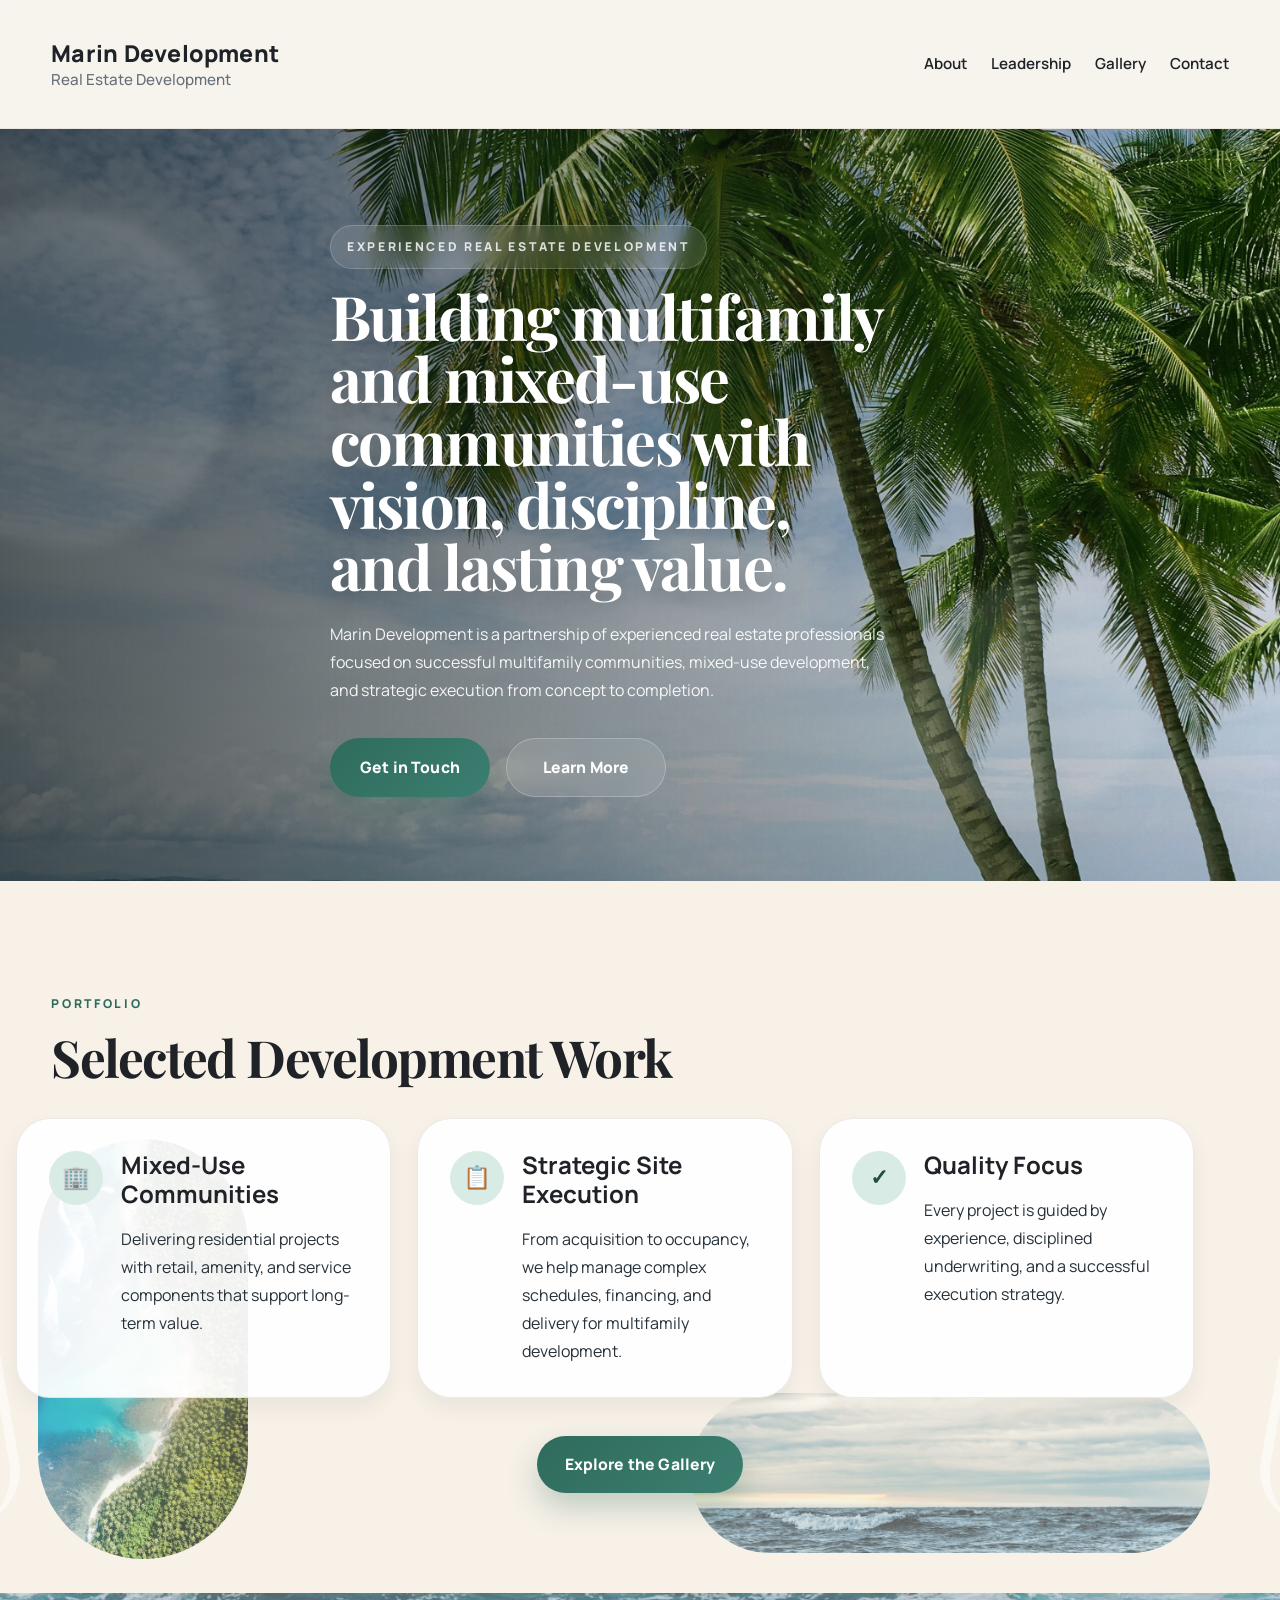
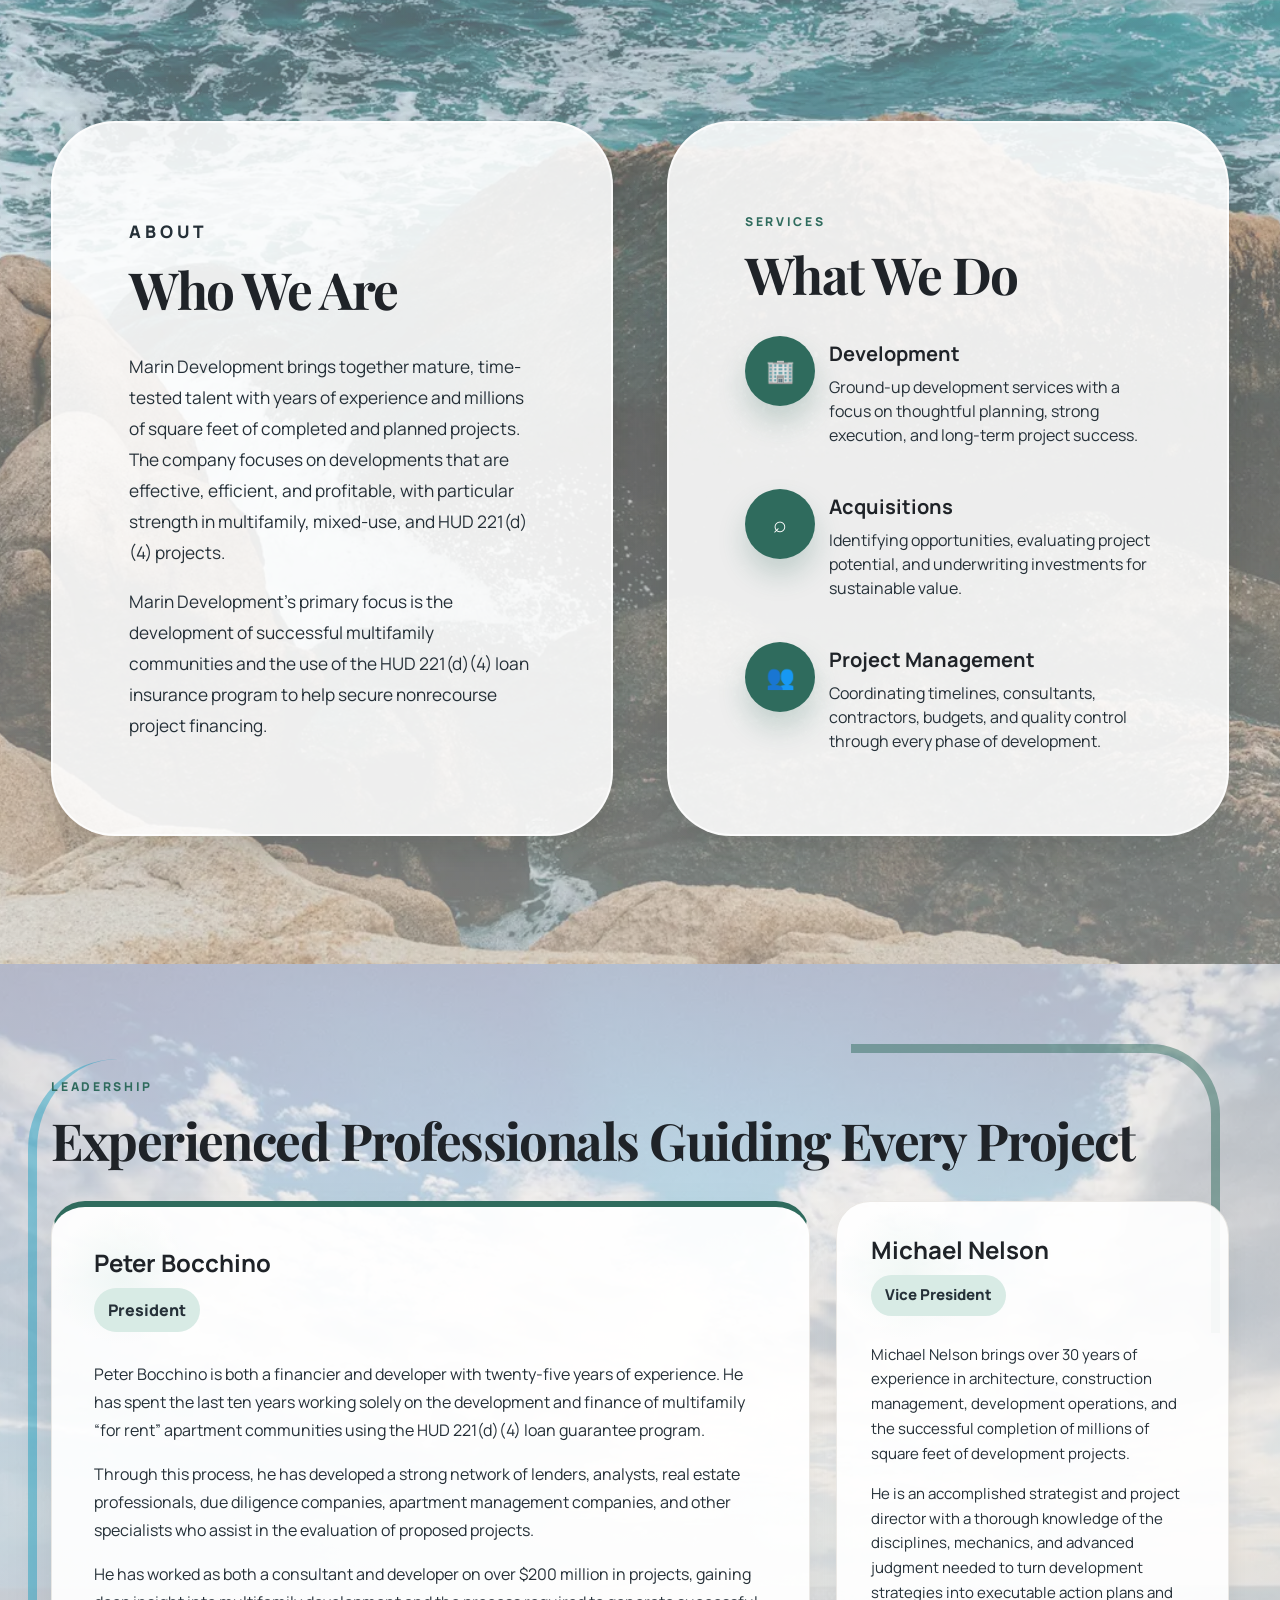
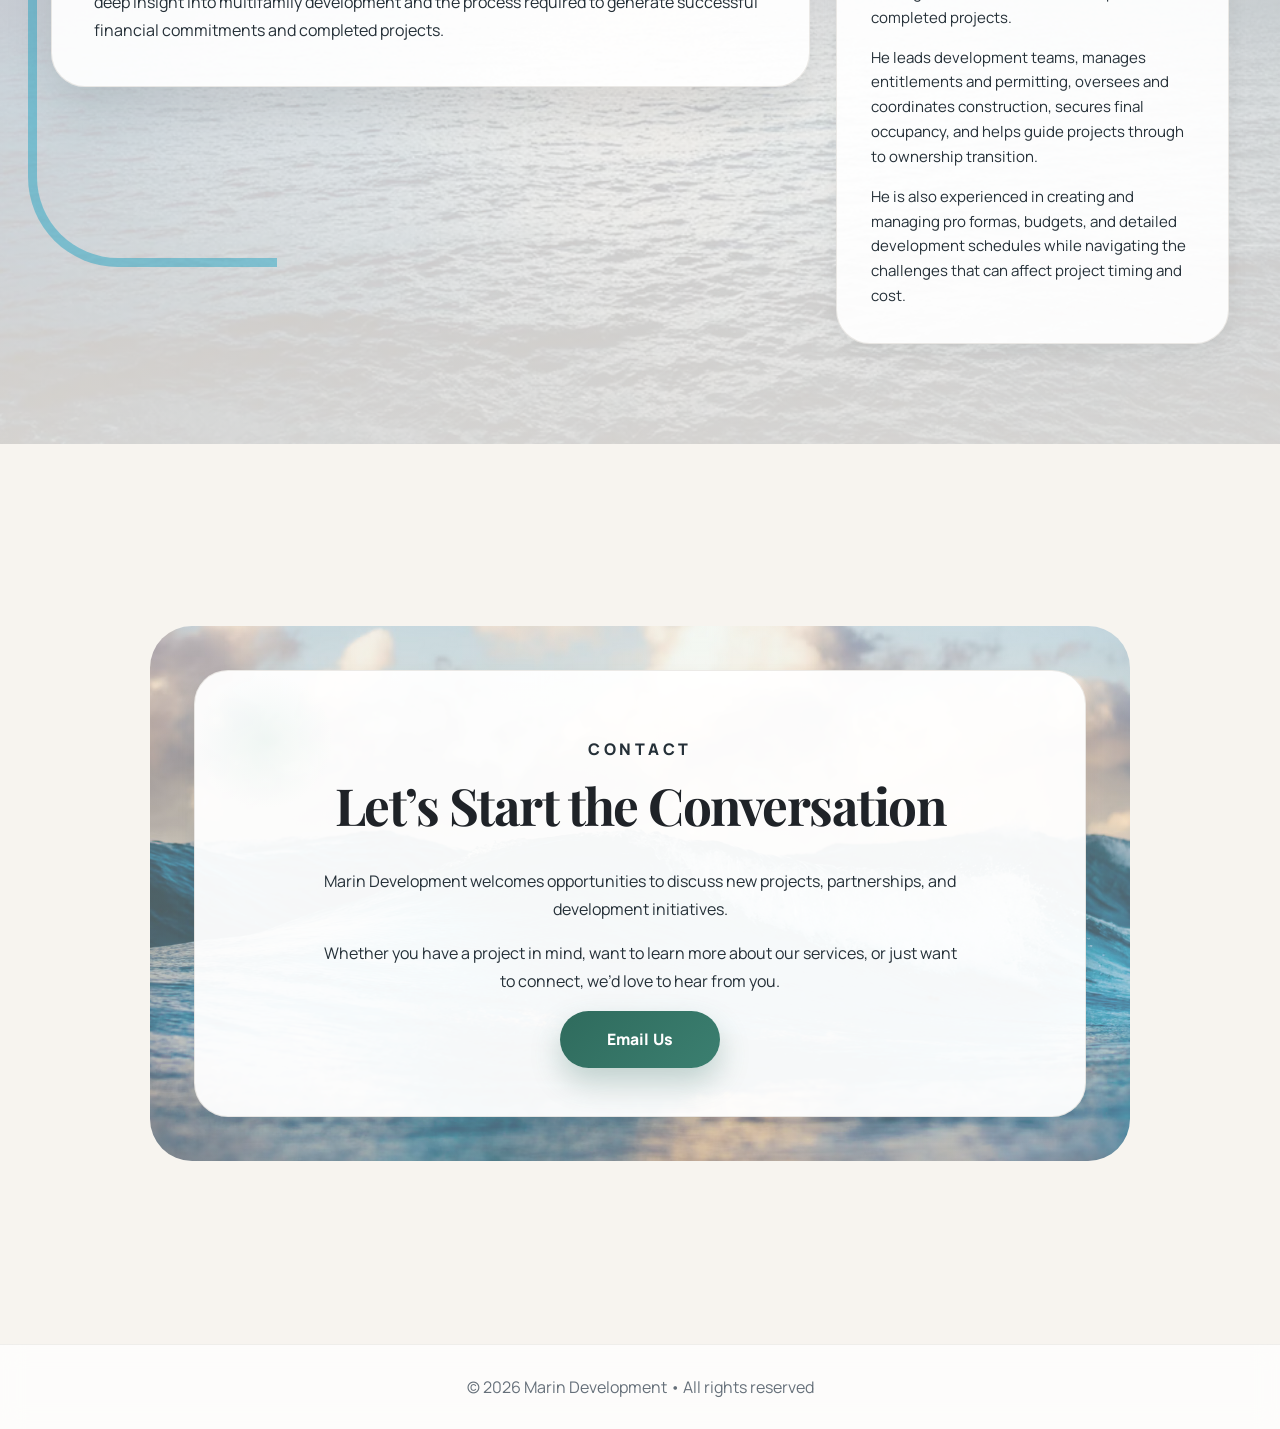
<file: index.html>
<!DOCTYPE html>
<html lang="en">
<head>
  <meta charset="UTF-8" />
  <meta name="viewport" content="width=device-width, initial-scale=1.0" />
  <title>Marin Development | Real Estate Development</title>
  <link rel="stylesheet" href="styles.css" />
</head>
<body>
<header class="minimal-header">
  <div class="container header-nav">
    <a class="brand" href="index.html">
      <strong>Marin Development</strong>
      <span>Real Estate Development</span>
    </a>
    <nav class="site-nav">
      <a href="#about">About</a>
<a href="#leadership">Leadership</a>
<a href="gallery.html">Gallery</a>
<a href="#contact">Contact</a>
    </nav>
  </div>
</header>

  <main>
    <section id="home" class="hero hero-home">
      <div class="container hero-content">
        <p class="eyebrow">Experienced Real Estate Development</p>
        <h1>Building multifamily and mixed-use communities with vision, discipline, and lasting value.</h1>
        <p class="hero-text">
          Marin Development is a partnership of experienced real estate professionals
          focused on successful multifamily communities, mixed-use development, and
          strategic execution from concept to completion.
        </p>
        <div class="hero-actions">
          <a class="btn" href="#contact">Get in Touch</a>
          <a class="btn btn-secondary" href="#about">Learn More</a>
        </div>
      </div>
    </section>

    <section class="section section-portfolio" aria-labelledby="portfolio-title">
      <div class="container">
        <p class="section-kicker">Portfolio</p>
        <h2 id="portfolio-title" class="section-title">Selected Development Work</h2>

<div class="grid portfolio-grid">
  <div class="card portfolio-card" data-icon="🏢">
    <div>
      <h3>Mixed-Use Communities</h3>
      <p>Delivering residential projects with retail, amenity, and service components that support long-term value.</p>
    </div>
  </div>

  <div class="card portfolio-card" data-icon="📋">
    <div>
      <h3>Strategic Site Execution</h3>
      <p>From acquisition to occupancy, we help manage complex schedules, financing, and delivery for multifamily development.</p>
    </div>
  </div>

  <div class="card portfolio-card" data-icon="✓">
    <div>
      <h3>Quality Focus</h3>
      <p>Every project is guided by experience, disciplined underwriting, and a successful execution strategy.</p>
    </div>
  </div>
</div>

        <div class="section-footer">
          <a class="btn" href="gallery.html">Explore the Gallery</a>
        </div>
      </div>
    </section>

<section id="about" class="section about-services-section">
  <div class="container about-services-layout">
    <div class="about-column">
      <p class="section-kicker">About</p>
      <h2 class="section-title">Who We Are</h2>

      <p>
        Marin Development brings together mature, time-tested talent with years of
        experience and millions of square feet of completed and planned projects.
        The company focuses on developments that are effective, efficient, and profitable,
        with particular strength in multifamily, mixed-use, and HUD 221(d)(4) projects.
      </p>

      <p>
        Marin Development’s primary focus is the development of successful multifamily
        communities and the use of the HUD 221(d)(4) loan insurance program to help
        secure nonrecourse project financing.
      </p>
    </div>

    <div id="services" class="services-column">
      <p class="section-kicker">Services</p>
      <h2 class="section-title">What We Do</h2>

      <div class="service-list">
        <div class="service-item" data-icon="🏢">
          <div>
            <h3>Development</h3>
            <p>Ground-up development services with a focus on thoughtful planning, strong execution, and long-term project success.</p>
          </div>
        </div>

        <div class="service-item" data-icon="⌕">
          <div>
            <h3>Acquisitions</h3>
            <p>Identifying opportunities, evaluating project potential, and underwriting investments for sustainable value.</p>
          </div>
        </div>

        <div class="service-item" data-icon="👥">
          <div>
            <h3>Project Management</h3>
            <p>Coordinating timelines, consultants, contractors, budgets, and quality control through every phase of development.</p>
          </div>
        </div>
      </div>
    </div>
  </div>
</section>

    <section id="leadership" class="section section-alt">
      <div class="container">
        <p class="section-kicker">Leadership</p>
        <h2 class="section-title">Experienced Professionals Guiding Every Project</h2>

        <div class="grid leadership-grid">
          <div class="card leader-card">
            <h3>Peter Bocchino</h3>
            <p class="role">President</p>
            <p>
              Peter Bocchino is both a financier and developer with twenty-five years of
              experience. He has spent the last ten years working solely on the development
              and finance of multifamily “for rent” apartment communities using the HUD
              221(d)(4) loan guarantee program.
            </p>
            <p>
              Through this process, he has developed a strong network of lenders, analysts,
              real estate professionals, due diligence companies, apartment management
              companies, and other specialists who assist in the evaluation of proposed projects.
            </p>
            <p>
              He has worked as both a consultant and developer on over $200 million in projects,
              gaining deep insight into multifamily development and the process required to
              generate successful financial commitments and completed projects.
            </p>
          </div>

          <div class="card leader-card">
            <h3>Michael Nelson</h3>
            <p class="role">Vice President</p>
            <p>
              Michael Nelson brings over 30 years of experience in architecture, construction
              management, development operations, and the successful completion of millions
              of square feet of development projects.
            </p>
            <p>
              He is an accomplished strategist and project director with a thorough knowledge
              of the disciplines, mechanics, and advanced judgment needed to turn development
              strategies into executable action plans and completed projects.
            </p>
            <p>
              He leads development teams, manages entitlements and permitting, oversees and
              coordinates construction, secures final occupancy, and helps guide projects
              through to ownership transition.
            </p>
            <p>
              He is also experienced in creating and managing pro formas, budgets, and detailed
              development schedules while navigating the challenges that can affect project
              timing and cost.
            </p>
          </div>
        </div>
      </div>
    </section>

    <!-- Services moved to follow About for shorter scroll (see earlier edit) -->

    <!-- Projects merged into About to reduce page length -->

    <!-- Values section removed to reduce page length and focus key content -->

    <section id="contact" class="section contact-section">
      <div class="container">
        <div class="card contact-card">
          <p class="section-kicker">Contact</p>
          <h2 class="section-title">Let’s Start the Conversation</h2>
          <p>
            Marin Development welcomes opportunities to discuss new projects,
            partnerships, and development initiatives.
          </p>
          <p>
            Whether you have a project in mind, want to learn more about our services,
            or just want to connect, we’d love to hear from you.
          </p>
          <a class="btn" href="mailto:peterabocchino@cox.net">Email Us</a>
        </div>
      </div>
    </section>
  </main>

  <footer class="footer">
    <div class="container">
      © <span id="year"></span> Marin Development • All rights reserved
    </div>
  </footer>

<script>
  document.getElementById("year").textContent = new Date().getFullYear();
</script>

<script src="main.js"></script>

</body>
</html>
</file>
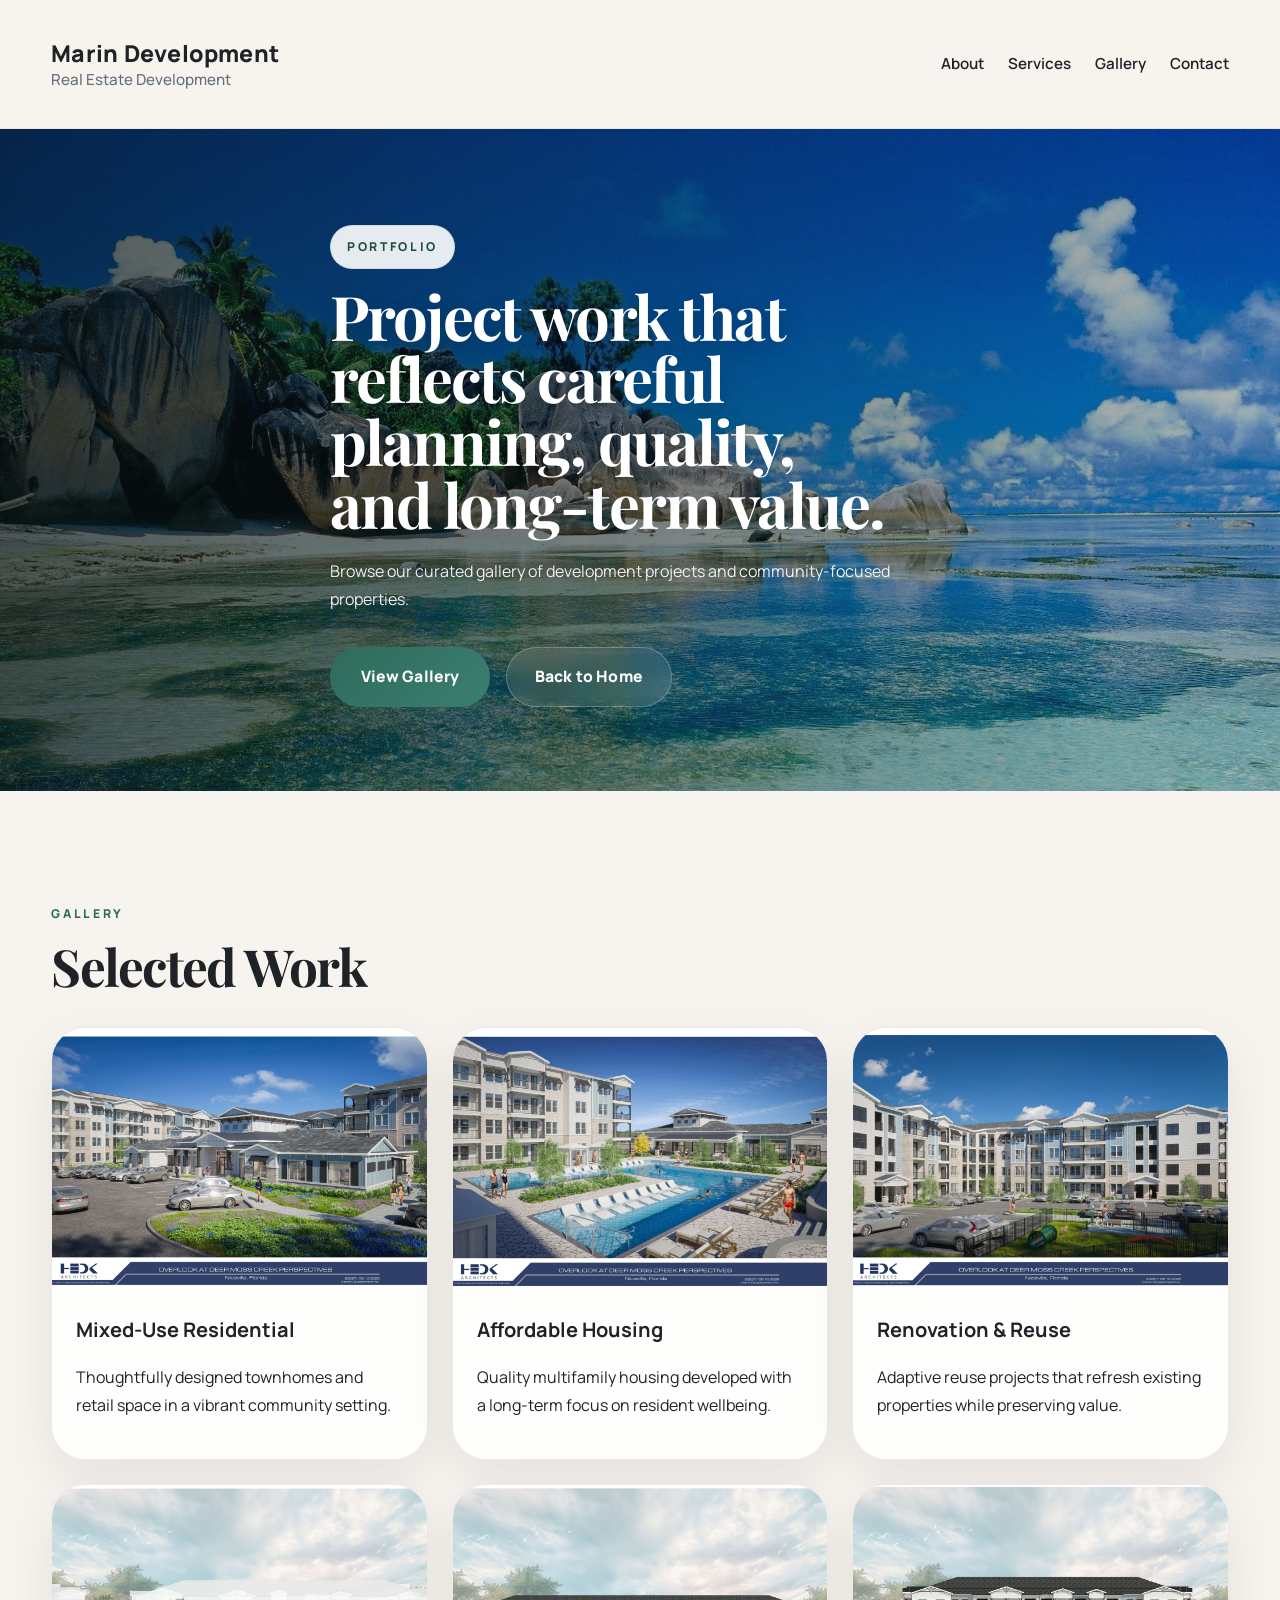
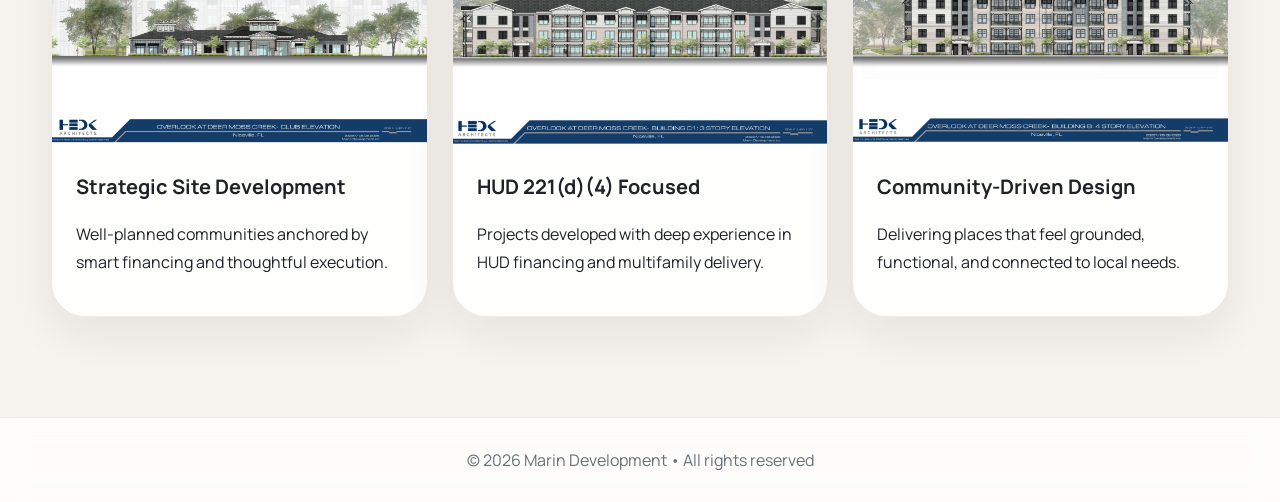
<file: gallery.html>
<!DOCTYPE html>
<html lang="en">
<head>
  <meta charset="UTF-8" />
  <meta name="viewport" content="width=device-width, initial-scale=1.0" />
  <title>Marin Development | Project Gallery</title>
  <link rel="stylesheet" href="styles.css" />
</head>
<body>
  <header class="minimal-header">
    <div class="container header-nav">
      <a class="brand" href="index.html">
        <strong>Marin Development</strong>
        <span>Real Estate Development</span>
      </a>
      <nav class="site-nav">
        <a href="index.html#about">About</a>
        <a href="index.html#services">Services</a>
        <a href="gallery.html">Gallery</a>
        <a href="index.html#contact">Contact</a>
      </nav>
    </div>
  </header>

  <main>
    <section class="hero hero-gallery">
      <div class="container hero-content">
        <p class="eyebrow">Portfolio</p>
        <h1>Project work that reflects careful planning, quality, and long-term value.</h1>
        <p class="hero-text">
          Browse our curated gallery of development projects and community-focused properties.
        </p>
        <div class="hero-actions">
          <a class="btn" href="#gallery">View Gallery</a>
          <a class="btn btn-secondary" href="index.html">Back to Home</a>
        </div>
      </div>
    </section>

    <section id="gallery" class="section">
      <div class="container">
        <p class="section-kicker">Gallery</p>
        <h2 class="section-title">Selected Work</h2>
        <div class="gallery-grid">
          <article class="project-card">
            <img loading="lazy" class="gallery-image" src="images/project1.png" data-src-fallback="https://media.discordapp.net/attachments/1514774948915187752/1514801204943650856/image.png?ex=6a2cb00e&is=6a2b5e8e&hm=0b5824028f70cc2ca01dc730d6fe7be755458d13cd9fafbea720f196761181ee&=&format=webp&quality=lossless&width=1376&height=917" onerror="this.onerror=null;this.src=this.dataset.srcFallback;" alt="Project image 1" />
            <div class="project-card-content">
              <h3>Mixed-Use Residential</h3>
              <p>Thoughtfully designed townhomes and retail space in a vibrant community setting.</p>
            </div>
          </article>
          <article class="project-card">
            <img loading="lazy" class="gallery-image" src="images/project2.png" data-src-fallback="https://media.discordapp.net/attachments/1514774948915187752/1514801309809639617/image.png?ex=6a2cb027&is=6a2b5ea7&hm=ec85c4a5bd7236ace13e40b900885abd6585c06b68452f942bb3f8ab772137e3&=&format=webp&quality=lossless&width=1376&height=916" onerror="this.onerror=null;this.src=this.dataset.srcFallback;" alt="Project image 2" />
            <div class="project-card-content">
              <h3>Affordable Housing</h3>
              <p>Quality multifamily housing developed with a long-term focus on resident wellbeing.</p>
            </div>
          </article>
          <article class="project-card">
            <img loading="lazy" class="gallery-image" src="images/project3.png" data-src-fallback="https://media.discordapp.net/attachments/1514774948915187752/1514801375564009623/image.png?ex=6a2cb037&is=6a2b5eb7&hm=4056fdf1365441a36d51fb19d0316fd02ccfd57b67f356559734110c0bb19372&=&format=webp&quality=lossless&width=1376&height=910" onerror="this.onerror=null;this.src=this.dataset.srcFallback;" alt="Project image 3" />
            <div class="project-card-content">
              <h3>Renovation & Reuse</h3>
              <p>Adaptive reuse projects that refresh existing properties while preserving value.</p>
            </div>
          </article>
          <article class="project-card">
            <img loading="lazy" class="gallery-image" src="images/project4.png" data-src-fallback="https://media.discordapp.net/attachments/1514774948915187752/1514801494187184168/image.png?ex=6a2cb053&is=6a2b5ed3&hm=694fe9240d4b4aba8958d3e0b4316152d9b8b5b6628c361e6d467eff6557ee7f&=&format=webp&quality=lossless&width=1376&height=915" onerror="this.onerror=null;this.src=this.dataset.srcFallback;" alt="Project image 4" />
            <div class="project-card-content">
              <h3>Strategic Site Development</h3>
              <p>Well-planned communities anchored by smart financing and thoughtful execution.</p>
            </div>
          </article>
          <article class="project-card">
            <img loading="lazy" class="gallery-image" src="images/project5.png" data-src-fallback="https://media.discordapp.net/attachments/1514774948915187752/1514801563951169678/image.png?ex=6a2cb064&is=6a2b5ee4&hm=9bad42e02f48ff36c93c9db9ff48236f506b9110aa941cd44af598f35ee232d4&=&format=webp&quality=lossless&width=1376&height=908" onerror="this.onerror=null;this.src=this.dataset.srcFallback;" alt="Project image 5" />
            <div class="project-card-content">
              <h3>HUD 221(d)(4) Focused</h3>
              <p>Projects developed with deep experience in HUD financing and multifamily delivery.</p>
            </div>
          </article>
          <article class="project-card">
            <img loading="lazy" class="gallery-image" src="images/project6.png" data-src-fallback="https://media.discordapp.net/attachments/1514774948915187752/1514801616191099052/image.png?ex=6a2cb070&is=6a2b5ef0&hm=42e6a2ff7d530e3f588b1806138aa3b49c2672d764a5fa884303550ec7a426e4&=&format=webp&quality=lossless&width=1376&height=911" onerror="this.onerror=null;this.src=this.dataset.srcFallback;" alt="Project image 6" />
            <div class="project-card-content">
              <h3>Community-Driven Design</h3>
              <p>Delivering places that feel grounded, functional, and connected to local needs.</p>
            </div>
          </article>
        </div>
      </div>
    </section>
  </main>

  <footer class="footer">
    <div class="container">
      © <span id="year"></span> Marin Development • All rights reserved
    </div>
  </footer>

  <script>
    document.getElementById("year").textContent = new Date().getFullYear();
  </script>

  <!-- removed heavy JS for better performance -->
</body>
</html>
</file>
<file: styles.css>
@import url('https://fonts.googleapis.com/css2?family=Manrope:wght@400;500;600;700;800&family=Playfair+Display:wght@600;700&display=swap');

html {
  scroll-behavior: smooth;
}

:root {
  --bg: #f7f4ef;
  --bg-soft: #f1ebe3;
  --surface: rgba(255, 255, 255, 0.72);
  --surface-strong: rgba(255, 255, 255, 0.88);
  --text: #1f2328;
  --muted: #66707a;
  --primary: #2f6b5d;
  --primary-dark: #214d43;
  --primary-soft: #d8ebe5;
  --accent: #ead7c2;
  --border: rgba(83, 63, 42, 0.11);
  --shadow: 0 18px 50px rgba(23, 29, 28, 0.08);
  --shadow-hover: 0 20px 34px rgba(23, 29, 28, 0.12);
  --radius-xl: 34px;
  --radius-lg: 26px;
  --radius-md: 18px;
  --max-width: 1180px;
}

* {
  box-sizing: border-box;
}

body {
  margin: 0;
  font-family: "Manrope", Arial, Helvetica, sans-serif;
  color: var(--text);
  background:
    radial-gradient(circle at top left, rgba(234, 215, 194, 0.22), transparent 28%),
    radial-gradient(circle at top right, rgba(216, 235, 229, 0.26), transparent 24%),
    var(--bg);
  line-height: 1.75;
}

img {
  max-width: 100%;
  display: block;
}

a {
  color: inherit;
  text-decoration: none;
}

.container {
  width: min(92%, var(--max-width));
  margin: 0 auto;
}

header {
  position: sticky;
  top: 0;
  z-index: 1000;
  /* reduce heavy backdrop-filter for smoother scrolling */
  backdrop-filter: blur(6px);
  background: rgba(247, 244, 239, 0.95);
  border-bottom: 1px solid rgba(83, 63, 42, 0.08);
}

.header-nav {
  display: flex;
  align-items: center;
  justify-content: space-between;
  gap: 16px;
  padding: 20px 0;
}

.site-nav {
  display: flex;
  align-items: center;
  gap: 24px;
  flex-wrap: wrap;
}

.site-nav a {
  color: var(--text);
  font-size: 0.95rem;
  font-weight: 600;
  transition: color 0.22s ease;
}

.site-nav a:hover {
  color: var(--primary-dark);
}

.section-footer {
  margin-top: 38px;
  display: flex;
  justify-content: center;
}

.section-intro {
  max-width: 760px;
  margin: 0 0 36px;
  color: var(--muted);
}

.gallery-grid {
  display: grid;
  grid-template-columns: repeat(3, minmax(0, 1fr));
  gap: 24px;
}

/* small stagger for project cards using CSS only */
.gallery-grid .project-card:nth-child(1) { --reveal-delay: 60ms; }
.gallery-grid .project-card:nth-child(2) { --reveal-delay: 120ms; }
.gallery-grid .project-card:nth-child(3) { --reveal-delay: 180ms; }
.gallery-grid .project-card:nth-child(4) { --reveal-delay: 240ms; }
.gallery-grid .project-card:nth-child(5) { --reveal-delay: 300ms; }
.gallery-grid .project-card:nth-child(6) { --reveal-delay: 360ms; }

.project-card {
  border-radius: var(--radius-xl);
  overflow: hidden;
  box-shadow: var(--shadow);
  background: var(--surface-strong);
  border: 1px solid var(--border);
  transition: transform 0.25s ease, box-shadow 0.25s ease;
}

.project-card:hover {
  transform: translateY(-6px);
  box-shadow: var(--shadow-hover);
}

.project-card img {
  width: 100%;
  height: 260px;
  object-fit: cover;
}

.project-card-content {
  padding: 24px;
}

.project-card-content h3 {
  margin: 0 0 10px;
  font-size: 1.25rem;
}

.hero-gallery {
  min-height: 58vh;
  display: flex;
  align-items: center;
  background:
    linear-gradient(90deg, rgba(18, 25, 24, 0.65), rgba(18, 25, 24, 0.25)),
    url("images/bg-destin-2.jpg") center center / cover no-repeat;
}

.hero-gallery .hero-content {
  color: #1f2328;
}

.hero-gallery .hero h1 {
  color: #13221c;
  text-shadow: none;
}

.hero-gallery .eyebrow {
  background: rgba(255, 255, 255, 0.9);
  color: var(--primary-dark);
  border: 1px solid rgba(47, 107, 93, 0.12);
}

.hero-gallery .hero-text {
  color: rgba(31, 35, 40, 0.92);
}

/* Use local images as section backgrounds (reduces paint cost vs pseudo-elements)
   Images are loaded from `images/` when available. */

/* Gallery image animations and lightbox */
.gallery-image {
  width: 100%;
  height: 260px;
  object-fit: cover;
  display: block;
  /* reduce transitions to minimize repaints */
  transition: opacity 240ms ease;
}

.gallery-image[loading="lazy"] {
  opacity: 0.98;
}

.gallery-grid .project-card {
  overflow: hidden;
}

.lightbox {
  position: fixed;
  inset: 0;
  display: none;
  align-items: center;
  justify-content: center;
  background: rgba(11,12,14,0.6);
  z-index: 2000;
}

.lightbox[aria-hidden="false"] {
  display: flex;
}

.lightbox-inner {
  max-width: 92vw;
  max-height: 86vh;
  text-align: center;
}

.lightbox-image {
  max-width: 100%;
  max-height: 78vh;
  border-radius: 14px;
  box-shadow: 0 36px 80px rgba(0,0,0,0.5);
  transition: transform 0.28s ease, opacity 0.28s ease;
}

.lightbox-caption {
  color: #fff;
  margin-top: 14px;
  opacity: 0.9;
}

.lightbox-close,
.lightbox-prev,
.lightbox-next {
  position: absolute;
  background: rgba(0,0,0,0.46);
  color: #fff;
  border: none;
  padding: 10px 14px;
  font-size: 22px;
  border-radius: 8px;
  cursor: pointer;
}

.lightbox-close { top: 22px; right: 22px; }
.lightbox-prev { left: 22px; }
.lightbox-next { right: 22px; }

.lightbox-close:hover,
.lightbox-prev:hover,
.lightbox-next:hover {
  transform: translateY(-2px);
}

/* Scroll reveal animations */
/* Removed scroll reveal animations to reduce JS work and repaint cost */

.minimal-header {
  padding: 20px 0;
}

.brand {
  display: flex;
  flex-direction: column;
  line-height: 1.15;
}

.brand.center {
  align-items: center;
  text-align: center;
}

.brand strong {
  font-size: 1.45rem;
  font-weight: 800;
  letter-spacing: 0.01em;
}

.brand span {
  margin-top: 4px;
  font-size: 0.95rem;
  color: var(--muted);
  font-weight: 500;
}

.hero {
  position: relative;
  overflow: hidden;
}

.hero-home {
  min-height: 88vh;
  display: flex;
  align-items: center;
  background:
    linear-gradient(90deg, rgba(18, 25, 24, 0.58) 0%, rgba(18, 25, 24, 0.34) 42%, rgba(18, 25, 24, 0.18) 100%),
    url("images/beach.jpg") center center / cover no-repeat;
}

/* Decorative project section background using second image */
#projects {
  background-image: linear-gradient(180deg, rgba(247,244,239,0.92), rgba(247,244,239,0.92)), url("images/bg-destin-2.jpg");
  background-size: cover;
  background-position: center bottom;
  background-repeat: no-repeat;
}

.hero-home::before,
.hero-home::after {
  content: "";
  position: absolute;
  border-radius: 999px;
  pointer-events: none;
  filter: blur(8px);
}

.hero-home::before {
  width: 340px;
  height: 340px;
  left: -110px;
  top: 80px;
  background: rgba(255, 255, 255, 0.10);
}

.hero-home::after {
  width: 240px;
  height: 240px;
  right: 10%;
  bottom: 60px;
  background: rgba(216, 235, 229, 0.14);
}

.hero-content {
  position: relative;
  z-index: 2;
  max-width: 760px;
  padding: 110px 0 110px;
  color: #fff;
}

.eyebrow,
.section-kicker {
  display: inline-block;
  letter-spacing: 0.22em;
  text-transform: uppercase;
  font-size: 0.76rem;
  font-weight: 800;
  margin-bottom: 16px;
}

.eyebrow {
  color: rgba(255, 255, 255, 0.82);
  padding: 10px 16px;
  border-radius: 999px;
  background: rgba(255, 255, 255, 0.10);
  border: 1px solid rgba(255, 255, 255, 0.18);
  backdrop-filter: blur(8px);
}

.section-kicker {
  color: var(--primary);
}

.hero h1 {
  margin: 0 0 22px;
  font-family: "Playfair Display", Georgia, serif;
  font-size: clamp(3rem, 6vw, 5.5rem);
  line-height: 0.98;
  letter-spacing: -0.03em;
  max-width: 900px;
  text-wrap: balance;
  color: #fff;
  text-shadow: 0 8px 24px rgba(0, 0, 0, 0.20);
}

.hero-text {
  max-width: 680px;
  margin: 0 0 34px;
  font-size: 1.12rem;
  color: rgba(255, 255, 255, 0.92);
}

.hero-actions {
  display: flex;
  gap: 16px;
  flex-wrap: wrap;
}

.btn {
  display: inline-flex;
  align-items: center;
  justify-content: center;
  min-width: 160px;
  padding: 15px 28px;
  border-radius: 999px;
  font-weight: 800;
  font-size: 0.98rem;
  letter-spacing: 0.01em;
  transition:
    transform 0.22s ease,
    box-shadow 0.22s ease,
    background 0.22s ease,
    border-color 0.22s ease;
}

.btn:hover {
  transform: translateY(-3px) scale(1.01);
}

.btn {
  color: #fff;
  background: linear-gradient(135deg, var(--primary), #3b7f70);
  box-shadow: 0 14px 30px rgba(47, 107, 93, 0.28);
}

.btn:hover {
  background: linear-gradient(135deg, var(--primary-dark), var(--primary));
  box-shadow: 0 20px 34px rgba(33, 77, 67, 0.34);
}

.btn-secondary {
  background: rgba(255, 255, 255, 0.10);
  color: #fff;
  border: 1px solid rgba(255, 255, 255, 0.24);
  box-shadow: none;
  backdrop-filter: blur(10px);
}

.btn-secondary:hover {
  background: rgba(255, 255, 255, 0.18);
  box-shadow: 0 14px 30px rgba(0, 0, 0, 0.12);
}

.section {
  position: relative;
  padding: 100px 0;
}

.section-alt {
  background:
    linear-gradient(rgba(247,244,239,0.92), rgba(247,244,239,0.92)),
    url("images/bg-destin-1.jpg") center center / cover no-repeat;
}

.section-title {
  margin: 0 0 34px;
  font-family: "Playfair Display", Georgia, serif;
  font-size: clamp(2.5rem, 4vw, 4rem);
  line-height: 1.04;
  letter-spacing: -0.03em;
  text-wrap: balance;
}

.about-layout {
  display: grid;
  grid-template-columns: 1.5fr 1fr;
  gap: 28px;
}

.grid {
  display: grid;
  grid-template-columns: repeat(3, 1fr);
  gap: 26px;
}

.leadership-grid {
  grid-template-columns: repeat(2, 1fr);
}

.card {
  position: relative;
  overflow: hidden;
  background: var(--surface-strong);
  border: 1px solid var(--border);
  border-radius: var(--radius-xl);
  padding: 34px;
  box-shadow: 0 10px 22px rgba(23,29,28,0.06);
  /* avoid expensive backdrop-filter where possible */
  backdrop-filter: none;
  transition:
    transform 0.25s ease,
    box-shadow 0.25s ease,
    border-color 0.25s ease;
}

.card::before {
  content: "";
  position: absolute;
  inset: 0 auto auto 0;
  width: 140px;
  height: 140px;
  /* simplified decorative gradient to reduce paint cost */
  background: radial-gradient(circle, rgba(216, 235, 229, 0.35), transparent 68%);
  pointer-events: none;
}

.card:hover {
  transform: translateY(-6px);
  box-shadow: var(--shadow-hover);
  border-color: rgba(47, 107, 93, 0.16);
}

.card h3 {
  position: relative;
  margin: 0 0 12px;
  font-size: 1.5rem;
  line-height: 1.2;
}

.card p,
.card li {
  position: relative;
  font-size: 1rem;
  color: #253038;
}

.card p:last-child {
  margin-bottom: 0;
}

.highlight-card {
  background:
    linear-gradient(180deg, rgba(255, 255, 255, 0.75), rgba(255, 255, 255, 0.88)),
    var(--surface);
}

.feature-list {
  padding-left: 20px;
  margin: 18px 0 0;
}

.feature-list li {
  margin-bottom: 14px;
}

.role {
  display: inline-block;
  margin: -2px 0 12px;
  padding: 8px 14px;
  border-radius: 999px;
  background: var(--primary-soft);
  color: var(--primary-dark);
  font-size: 0.9rem;
  font-weight: 800;
}

.contact-section {
  padding-bottom: 120px;
}

.contact-card {
  max-width: 820px;
  margin: 0 auto;
  text-align: center;
  padding: 48px 42px;
}

.contact-card p {
  max-width: 640px;
  margin-left: auto;
  margin-right: auto;
}

.footer {
  border-top: 1px solid rgba(83, 63, 42, 0.08);
  padding: 28px 0;
  text-align: center;
  color: var(--muted);
  background: rgba(255, 255, 255, 0.75);
  backdrop-filter: blur(12px);
}

.section-portfolio {
  background:
    linear-gradient(rgba(247, 244, 239, 0.92), rgba(247, 244, 239, 0.92)),
    url("images/bg-destin-1.jpg") center center / cover no-repeat;
}

.contact-section {
  background:
    linear-gradient(rgba(247, 244, 239, 0.92), rgba(247, 244, 239, 0.96)),
    url("images/bg-destin-2.jpg") center center / cover no-repeat;
}

.reveal {
  opacity: 0;
  transform: translateY(30px);
  transition:
    opacity 700ms ease,
    transform 700ms ease;
}

.reveal.is-visible {
  opacity: 1;
  transform: translateY(0);
}

@media (max-width: 980px) {
  .about-layout,
  .grid,
  .leadership-grid,
  .gallery-grid {
    grid-template-columns: 1fr;
  }

  .hero-home {
    min-height: auto;
  }

  .hero-content {
    padding: 92px 0 84px;
  }

  .section {
    padding: 82px 0;
  }

  .header-nav {
    flex-direction: column;
    align-items: stretch;
    gap: 12px;
  }

  .site-nav {
    justify-content: flex-start;
  }
}

@media (max-width: 640px) {
  .minimal-header {
    padding: 16px 0;
  }

  .brand strong {
    font-size: 1.2rem;
  }

  .hero h1 {
    font-size: clamp(2.4rem, 10vw, 3.5rem);
  }

  .hero-text {
    font-size: 1rem;
  }

  .card,
  .contact-card {
    padding: 26px;
    border-radius: 24px;
  }

  .btn {
    width: 100%;
  }

  .hero-actions {
    flex-direction: column;
  }

  .section-title {
    font-size: clamp(2rem, 9vw, 2.7rem);
  }
}

.hero-home {
  min-height: 72vh;
  background:
    linear-gradient(90deg, rgba(8, 18, 18, 0.68) 0%, rgba(8, 18, 18, 0.42) 42%, rgba(8, 18, 18, 0.08) 100%),
    url("images/beach.jpg") center center / cover no-repeat;
}

.hero-content {
  max-width: 620px;
  padding: 84px 0;
}

.hero h1 {
  font-size: clamp(2.6rem, 4.8vw, 4.6rem);
  line-height: 1.02;
}

.hero-text {
  font-size: 1rem;
  max-width: 560px;
}

.section-portfolio {
  background:
    linear-gradient(rgba(247, 244, 239, 0.94), rgba(247, 244, 239, 0.94)),
    url("images/bg-destin-1.jpg") center center / cover no-repeat;
}

.section-portfolio .grid {
  align-items: stretch;
}

.portfolio-grid {
  transform: translateX(-35px);
}

.section-portfolio .card {
  display: grid;
  grid-template-columns: 54px 1fr;
  gap: 18px;
  padding: 32px;
}

.section-portfolio .card::before {
  content: attr(data-icon);
  position: static;
  width: 54px;
  height: 54px;
  display: grid;
  place-items: center;
  border-radius: 50%;
  background: var(--primary-soft);
  font-size: 1.4rem;
}

.section-portfolio .card h3 {
  margin-top: 0;
}

.section-portfolio .card p {
  grid-column: 2;
}

#about {
  background: linear-gradient(180deg, #eef4f1, #f7f4ef);
}

.section-alt {
  background:
    linear-gradient(rgba(247,244,239,0.88), rgba(247,244,239,0.94)),
    url("images/bg-destin-2.jpg") center center / cover no-repeat;
}

.contact-section {
  background: var(--bg);
}

.hero-gallery {
  background:
    linear-gradient(90deg, rgba(8, 18, 18, 0.70), rgba(8, 18, 18, 0.30)),
    url("images/bg-destin-2.jpg") center center / cover no-repeat;
}

.hero-gallery .hero-content,
.hero-gallery .hero-text,
.hero-gallery h1 {
  color: #fff;
}

.hero-gallery .hero-text {
  color: rgba(255, 255, 255, 0.9);
}

.card {
  background: rgba(255, 255, 255, 0.92);
}

.card:hover {
  transform: translateY(-8px);
}

/* Final homepage refinement */

.section-portfolio {
  background: #f7f1e8;
}

.about-services-section {
  position: relative;
  overflow: hidden;
  padding: 120px 0;
  background:
    linear-gradient(
      rgba(239, 244, 242, 0.42),
      rgba(239, 244, 242, 0.58)
    ),
    url("images/rocks.webp") center center / cover no-repeat;
}

.about-column,
.services-column {
  max-width: none;
  min-height: 560px;
  padding: 72px;
  border-radius: 54px;

background: rgba(255, 255, 255, 0.90);
backdrop-filter: none;
-webkit-backdrop-filter: none;

  border: 1px solid rgba(255, 255, 255, 0.72);

  box-shadow:
    0 28px 70px rgba(23, 29, 28, 0.16),
    inset 0 1px 0 rgba(255, 255, 255, 0.85);

  transition: transform 0.3s ease, box-shadow 0.3s ease;
}

.about-column:hover,
.services-column:hover {
  transform: none;
  box-shadow: 0 16px 38px rgba(23, 29, 28, 0.14);
}

.about-services-section .container {
  position: relative;
  z-index: 2;
}

.about-services-layout {
  display: grid;
  grid-template-columns: 1fr 1fr;
  gap: 46px;
  align-items: stretch;
}

.about-services-section {
  padding-top: 8rem;
  padding-bottom: 8rem;
}

.about-column p,
.service-item p {
  color: #253038;
}

.service-list {
  display: grid;
  gap: 26px;
}

.service-item {
  display: grid;
  grid-template-columns: 64px 1fr;
  gap: 20px;
  align-items: start;
}

.service-item::before {
  content: attr(data-icon);
  width: 58px;
  height: 58px;
  display: grid;
  place-items: center;
  border-radius: 999px;
  background: var(--primary);
  color: #fff;
  font-size: 1.45rem;
  box-shadow: 0 16px 28px rgba(47, 107, 93, 0.22);
}

.service-item h3 {
  margin: 0 0 4px;
  font-size: 1.25rem;
}

.service-item p {
  margin: 0;
  line-height: 1.5;
}

.section-alt {
  position: relative;
  overflow: hidden;
  background:
    linear-gradient(
      rgba(247,244,239,0.90),
      rgba(247,244,239,0.94)
    ),
    url("images/beach2.png") center center / cover no-repeat;
}

.section-alt .container {
  position: relative;
  z-index: 2;
}

.leadership-grid {
  grid-template-columns: 1.45fr 0.75fr;
  align-items: start;
}

.leader-card:first-child {
  padding: 42px;

  border-top: 6px solid var(--primary);

  box-shadow:
    0 25px 50px rgba(0,0,0,0.10);
}

.leader-card:last-child {
  padding: 34px;
}

.leader-card:last-child p {
  font-size: 0.94rem;
  line-height: 1.65;
}

.contact-section {
  position: relative;
  overflow: hidden;
  background: var(--bg);

  min-height: 100vh;

  display: flex;
  align-items: center;
  justify-content: center;

  padding: 80px 0;
}

.contact-section .container {
  width: min(92%, 980px);

  margin: 0 auto;

  padding: 44px;

  border-radius: 42px;
  background:
    linear-gradient(rgba(223, 240, 235, 0.35), rgba(223, 240, 235, 0.35)),
    url("images/waves.png") center center / cover no-repeat;
}

.contact-card {
  max-width: none;
  background: rgba(255, 255, 255, 0.95);
}

@media (max-width: 980px) {
  .about-services-layout,
  .leadership-grid {
    grid-template-columns: 1fr;
  }

  .about-column,
  .services-column {
    max-width: none;
  }

  .contact-section .container {
    padding: 24px;
  }
}

/* Portfolio polish: image blocks + decorative side lines */

.section-portfolio {
  position: relative;
  overflow: hidden;
  background: #f7f1e8;
}

.section-portfolio::before {
  content: "";
  position: absolute;
  left: 38px;
  bottom: 34px;
  width: 210px;
  height: 420px;
  border-radius: 120px;
  background:
    linear-gradient(rgba(247, 241, 232, 0.18), rgba(247, 241, 232, 0.18)),
    url("images/beach2.png") center center / cover no-repeat;
  opacity: 0.9;
  z-index: 0;
}

.section-portfolio::after {
  content: "";
  position: absolute;
  right: 70px;
  bottom: 40px;
  width: 520px;
  height: 160px;
  border-radius: 80px;
  background:
    linear-gradient(rgba(247, 241, 232, 0.12), rgba(247, 241, 232, 0.12)),
    url("images/waves2.png") center center / cover no-repeat;
  opacity: 0.75;
  z-index: 0;
}

.section-portfolio .container {
  position: relative;
  z-index: 2;
}

.section-portfolio .container::before,
.section-portfolio .container::after {
  content: "";
  position: absolute;
  top: -70px;
  width: 95px;
  height: 620px;
  border-radius: 999px;
  pointer-events: none;
  opacity: 0.75;
  z-index: -1;
}

.section-portfolio .container::before {
  left: -190px;
  border-left: 10px solid rgba(47, 107, 93, 0.55);
  border-right: 10px solid rgba(255, 255, 255, 0.75);
  transform: rotate(-10deg);
}

.section-portfolio .container::after {
  right: -190px;
  border-left: 10px solid rgba(255, 255, 255, 0.75);
  border-right: 10px solid rgba(47, 107, 93, 0.55);
  transform: rotate(10deg);
}

.portfolio-card::before {
  color: var(--primary-dark);
  font-family: Georgia, serif;
  font-weight: 700;
}

@media (max-width: 900px) {
  .section-portfolio::before,
  .section-portfolio::after,
  .section-portfolio .container::before,
  .section-portfolio .container::after {
    display: none;
  }

  .portfolio-grid {
    transform: none;
  }

  .section-portfolio .card {
    grid-template-columns: 1fr;
  }

  .section-portfolio .card::before {
    position: static;
  }

  .section-portfolio .card p {
    grid-column: auto;
  }
}

/* About/Services final glass panel fix */

#about.about-services-section {
  background:
    linear-gradient(
      rgba(239, 244, 242, 0.35),
      rgba(239, 244, 242, 0.50)
    ),
    url("images/rocks.webp") center center / cover no-repeat;
}

.about-services-layout {
  width: min(92%, 1500px);
  display: grid;
  grid-template-columns: 1fr 1fr;
  gap: 54px;
  align-items: stretch;
}

.about-column,
.services-column {
  min-height: 620px;
  padding: 76px;
  border-radius: 64px;
  background: rgba(255, 255, 255, 0.88);
  border: 2px solid rgba(255, 255, 255, 0.75);
  box-shadow: 0 14px 34px rgba(23, 29, 28, 0.12);
  transition: box-shadow 0.2s ease, border-color 0.2s ease;
}

.about-column p {
  font-size: 1.08rem;
  line-height: 1.8;
}

.service-list {
  gap: 42px;
}

.service-item::before {
  width: 70px;
  height: 70px;
}

@media (max-width: 980px) {
  .about-services-layout {
    grid-template-columns: 1fr;
  }

  .about-column,
  .services-column {
    min-height: auto;
    padding: 38px;
    border-radius: 34px;
  }
}

/* Leadership redesign */

#leadership.section-alt {
  position: relative;
  overflow: hidden;
  background:
    linear-gradient(
      rgba(247, 244, 239, 0.72),
      rgba(247, 244, 239, 0.86)
    ),
    url("images/sky.webp") center center / cover no-repeat;
}

#leadership .container {
  position: relative;
  z-index: 2;
}

#leadership::before {
  content: "";
  position: absolute;
  left: 28px;
  top: 95px;
  width: 240px;
  height: 74%;
  border-left: 9px solid rgba(0, 154, 190, 0.55);
  border-bottom: 9px solid rgba(0, 154, 190, 0.55);
  border-radius: 90px 0 0 90px;
  opacity: 0.75;
}

#leadership::after {
  content: "";
  position: absolute;
  right: 60px;
  top: 80px;
  width: 360px;
  height: 280px;
  border-top: 9px solid rgba(47, 107, 93, 0.65);
  border-right: 9px solid rgba(47, 107, 93, 0.65);
  border-radius: 0 70px 0 0;
  opacity: 0.75;
}

.leader-card:first-child {
  border-top: 6px solid var(--primary);
}

.leader-card:last-child {
  align-self: start;
  margin-top: 0;
}

@media (max-width: 980px) {
  #leadership::before,
  #leadership::after {
    display: none;
  }
}
</file>
